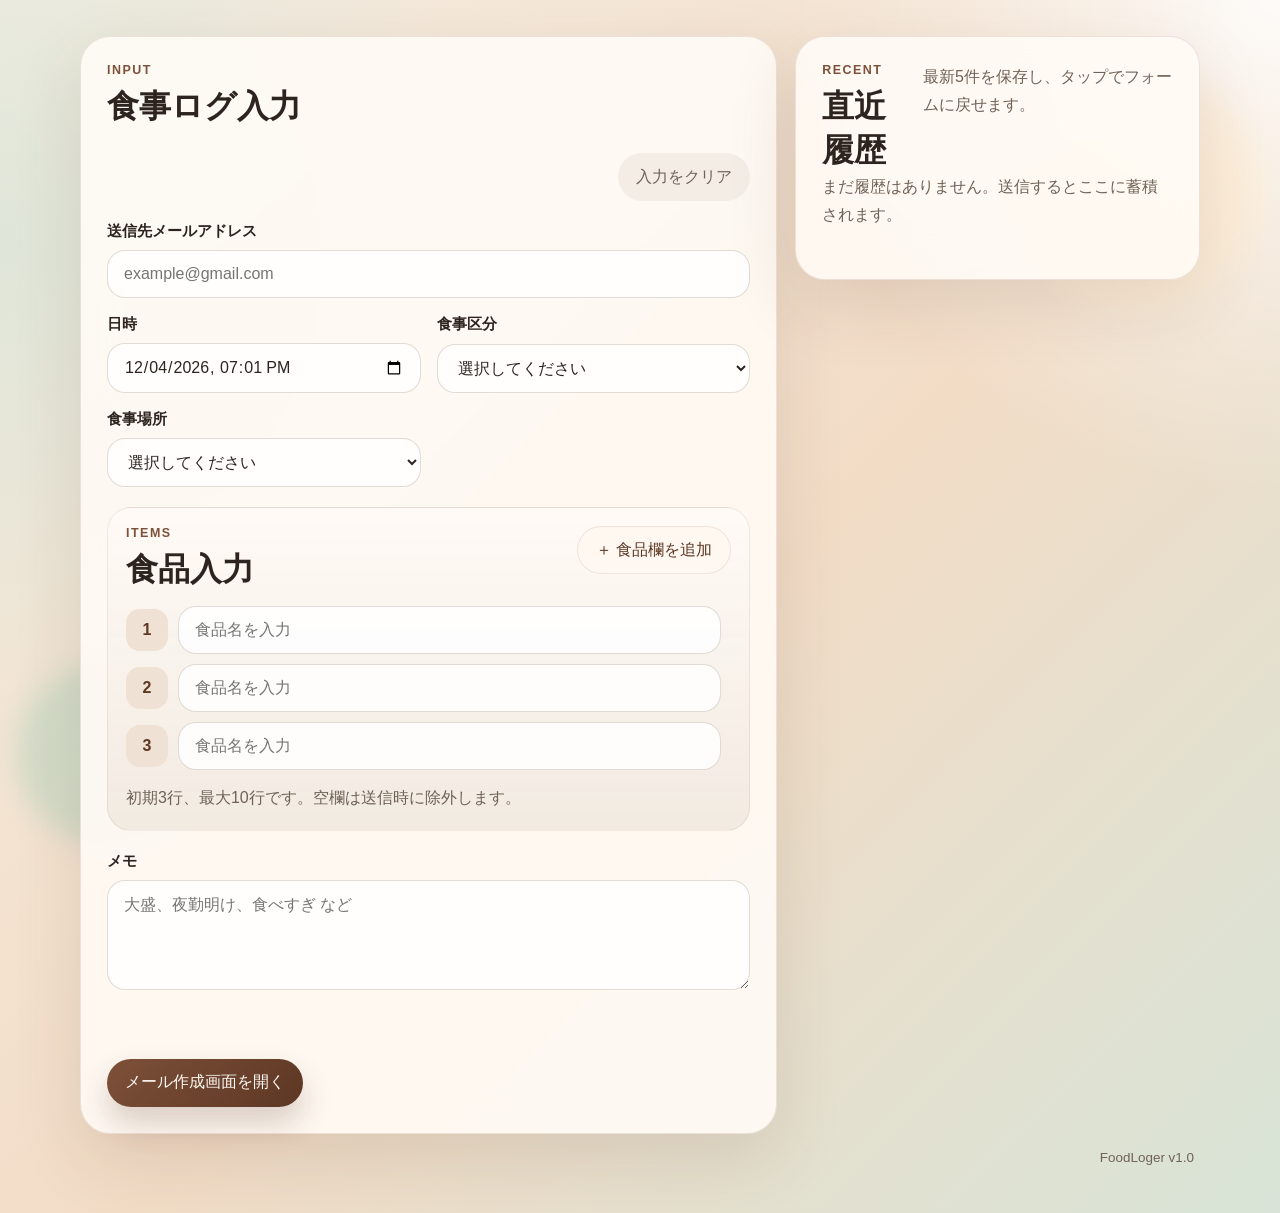
<file: index.html>
<!doctype html>
<html lang="ja">
  <head>
    <meta charset="utf-8" />
    <meta name="viewport" content="width=device-width, initial-scale=1" />
    <meta name="theme-color" content="#7d5039" />
    <meta name="apple-mobile-web-app-capable" content="yes" />
    <meta name="apple-mobile-web-app-status-bar-style" content="default" />

    <title>FoodLoger</title>
    <meta
      name="description"
      content="FoodLoger は、食事内容をすばやく記録し、メール作成画面から Gmail へ送るための PWA です。"
    />

    <link rel="manifest" href="./manifest.webmanifest" />
    <link rel="icon" type="image/png" sizes="192x192" href="./icons/icon-192.png" />
    <link rel="apple-touch-icon" href="./icons/apple-touch-icon.png" />
    <link rel="stylesheet" href="./styles.css" />
  </head>
  <body>
    <main class="app-shell">
      <div class="content-grid">
        <section class="card form-panel" aria-labelledby="form-title">
          <div class="section-head">
            <div>
              <p class="section-kicker">Input</p>
              <h2 id="form-title">食事ログ入力</h2>
            </div>
          </div>

          <form id="meal-form">
            <div class="form-utility-actions">
              <button id="clear-button" class="ghost" type="button">入力をクリア</button>
            </div>

            <div class="field-grid">
              <label class="field field-wide">
                <span class="field-label">送信先メールアドレス</span>
                <input
                  id="recipient-email"
                  name="recipientEmail"
                  type="email"
                  inputmode="email"
                  autocomplete="email"
                  placeholder="example@gmail.com"
                  required
                />
              </label>

              <label class="field">
                <span class="field-label">日時</span>
                <input id="datetime" name="datetime" type="datetime-local" required />
              </label>

              <label class="field">
                <span class="field-label">食事区分</span>
                <select id="meal-type" name="mealType" required>
                  <option value="">選択してください</option>
                  <option value="朝食">朝食</option>
                  <option value="昼食">昼食</option>
                  <option value="夕食">夕食</option>
                  <option value="夜食">夜食</option>
                  <option value="間食/飲み物">間食/飲み物</option>
                </select>
              </label>

              <label class="field">
                <span class="field-label">食事場所</span>
                <select id="place-type" name="placeType" required>
                  <option value="">選択してください</option>
                  <option value="自炊">自炊</option>
                  <option value="外食">外食</option>
                  <option value="スーパー/コンビニ">スーパー/コンビニ</option>
                  <option value="テイクアウト">テイクアウト</option>
                  <option value="その他">その他</option>
                </select>
              </label>
            </div>

            <section class="items-panel" aria-labelledby="items-title">
              <div class="items-head">
                <div>
                  <p class="section-kicker">Items</p>
                  <h3 id="items-title">食品入力</h3>
                </div>
                <button id="add-item-button" class="tertiary" type="button">＋ 食品欄を追加</button>
              </div>
              <div id="items-container" class="items-list"></div>
              <p class="field-hint">初期3行、最大10行です。空欄は送信時に除外します。</p>
            </section>

            <label class="field field-wide">
              <span class="field-label">メモ</span>
              <textarea
                id="memo"
                name="memo"
                rows="4"
                placeholder="大盛、夜勤明け、食べすぎ など"
              ></textarea>
            </label>

            <p id="form-message" class="form-message" aria-live="polite"></p>

            <div class="form-actions">
              <button class="primary" type="submit">メール作成画面を開く</button>
            </div>
          </form>
        </section>

        <aside class="card recent-panel" aria-labelledby="recent-title">
          <div class="section-head">
            <div>
              <p class="section-kicker">Recent</p>
              <h2 id="recent-title">直近履歴</h2>
            </div>
            <p class="section-note">最新5件を保存し、タップでフォームに戻せます。</p>
          </div>

          <p id="recent-empty" class="empty-state">まだ履歴はありません。送信するとここに蓄積されます。</p>
          <ul id="recent-list" class="recent-list" aria-live="polite"></ul>
        </aside>
      </div>

      <footer class="app-footer" aria-label="バージョン情報">
        <p>FoodLoger v1.0</p>
      </footer>
    </main>

    <script type="module" src="./app.js"></script>
  </body>
</html>
</file>
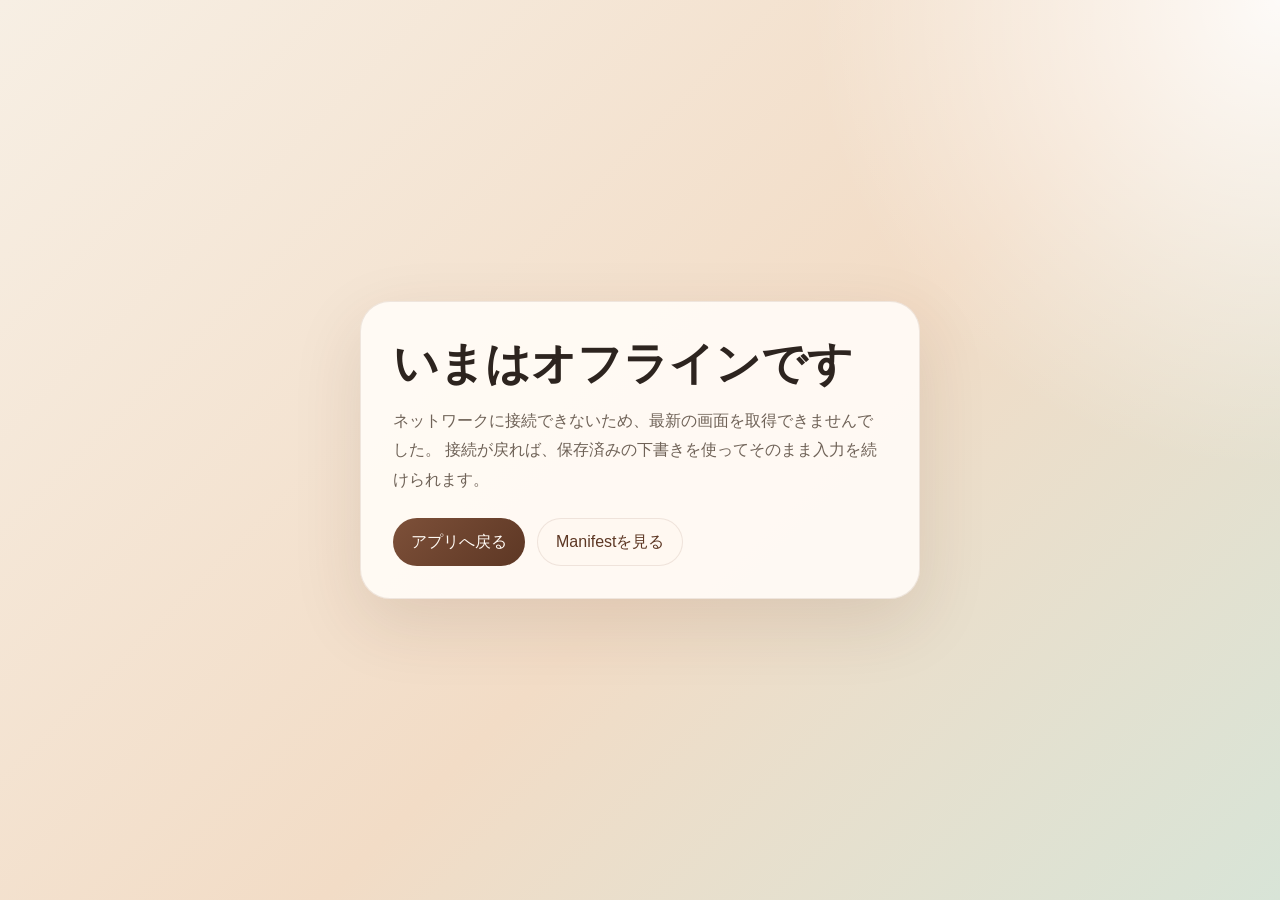
<file: offline.html>
<!doctype html>
<html lang="ja">
  <head>
    <meta charset="utf-8" />
    <meta name="viewport" content="width=device-width, initial-scale=1" />
    <meta name="theme-color" content="#7d5039" />
    <title>オフラインです | FoodLoger</title>
    <style>
      :root {
        color-scheme: light;
        font-family: "Hiragino Sans", "Yu Gothic", "Meiryo", sans-serif;
        color: #2d241f;
        background:
          radial-gradient(circle at top right, rgba(255, 255, 255, 0.88), transparent 30%),
          linear-gradient(135deg, #f7efe4, #f2dcc6 56%, #d8e4d7);
      }

      * {
        box-sizing: border-box;
      }

      body {
        margin: 0;
        min-height: 100vh;
        display: grid;
        place-items: center;
        padding: 20px;
      }

      main {
        width: min(560px, 100%);
        padding: 32px;
        border-radius: 30px;
        background: rgba(255, 251, 246, 0.94);
        border: 1px solid rgba(125, 80, 57, 0.12);
        box-shadow: 0 24px 70px rgba(72, 42, 26, 0.12);
      }

      h1 {
        margin: 0 0 12px;
        font-family: "Hiragino Mincho ProN", "Yu Mincho", serif;
        font-size: clamp(1.9rem, 5vw, 2.8rem);
      }

      p {
        margin: 0;
        line-height: 1.85;
        color: #6f6257;
      }

      .actions {
        display: flex;
        gap: 12px;
        margin-top: 24px;
        flex-wrap: wrap;
      }

      a {
        display: inline-flex;
        align-items: center;
        justify-content: center;
        min-height: 48px;
        padding: 0 18px;
        border-radius: 999px;
        text-decoration: none;
      }

      .primary {
        color: #fffaf4;
        background: linear-gradient(135deg, #7d5039, #5d3724);
      }

      .secondary {
        color: #5d3724;
        background: rgba(255, 248, 241, 0.92);
        border: 1px solid rgba(125, 80, 57, 0.12);
      }
    </style>
  </head>
  <body>
    <main>
      <h1>いまはオフラインです</h1>
      <p>
        ネットワークに接続できないため、最新の画面を取得できませんでした。
        接続が戻れば、保存済みの下書きを使ってそのまま入力を続けられます。
      </p>
      <div class="actions">
        <a class="primary" href="./index.html">アプリへ戻る</a>
        <a class="secondary" href="./manifest.webmanifest">Manifestを見る</a>
      </div>
    </main>
  </body>
</html>
</file>
<file: styles.css>
:root {
  --bg: #f7efe4;
  --bg-secondary: #d8e4d7;
  --paper: rgba(255, 251, 246, 0.9);
  --paper-strong: rgba(255, 252, 248, 0.98);
  --ink: #2d241f;
  --muted: #6f6257;
  --line: rgba(125, 80, 57, 0.14);
  --accent: #7d5039;
  --accent-strong: #5d3724;
  --accent-soft: #efe1d3;
  --success: #2f6b58;
  --shadow: 0 24px 70px rgba(72, 42, 26, 0.12);
  --font-body: "Hiragino Sans", "Yu Gothic", "Meiryo", sans-serif;
  --font-display: "Hiragino Mincho ProN", "Yu Mincho", serif;
}

* {
  box-sizing: border-box;
}

html {
  color-scheme: light;
}

body {
  margin: 0;
  min-height: 100vh;
  color: var(--ink);
  font-family: var(--font-body);
  background:
    radial-gradient(circle at top right, rgba(255, 255, 255, 0.88), transparent 28%),
    radial-gradient(circle at left 20%, rgba(216, 228, 215, 0.78), transparent 32%),
    linear-gradient(135deg, var(--bg), #f2dcc6 54%, var(--bg-secondary));
}

body::before,
body::after {
  content: "";
  position: fixed;
  inset: auto;
  pointer-events: none;
  border-radius: 999px;
  filter: blur(14px);
  opacity: 0.75;
}

body::before {
  top: 72px;
  right: 20px;
  width: 240px;
  height: 240px;
  background: rgba(255, 238, 212, 0.8);
}

body::after {
  bottom: 56px;
  left: 16px;
  width: 180px;
  height: 180px;
  background: rgba(185, 213, 191, 0.75);
}

button,
input,
select,
textarea {
  font: inherit;
}

button {
  cursor: pointer;
}

input,
select,
textarea {
  width: 100%;
  border: 1px solid rgba(93, 55, 36, 0.18);
  border-radius: 18px;
  padding: 14px 16px;
  color: var(--ink);
  background: rgba(255, 255, 255, 0.86);
  transition: border-color 160ms ease, box-shadow 160ms ease, background-color 160ms ease;
}

input:focus,
select:focus,
textarea:focus {
  outline: none;
  border-color: rgba(125, 80, 57, 0.56);
  box-shadow: 0 0 0 4px rgba(125, 80, 57, 0.12);
  background: #fffdfa;
}

textarea {
  resize: vertical;
  min-height: 110px;
}

.app-shell {
  position: relative;
  z-index: 1;
  width: min(1120px, calc(100% - 28px));
  margin: 0 auto;
  padding: 18px 0 48px;
}

.card {
  border: 1px solid var(--line);
  border-radius: 30px;
  background: var(--paper);
  box-shadow: var(--shadow);
  backdrop-filter: blur(18px);
}

.section-kicker {
  margin: 0;
  color: var(--accent);
  font-size: 0.78rem;
  font-weight: 700;
  letter-spacing: 0.12em;
  text-transform: uppercase;
}

.hero h1,
.section-head h2,
.items-head h3 {
  margin: 0;
  font-family: var(--font-display);
}

.section-note,
.field-hint,
.empty-state {
  margin: 0;
  line-height: 1.75;
  color: var(--muted);
}

.content-grid {
  display: grid;
  grid-template-columns: minmax(0, 1.55fr) minmax(300px, 0.9fr);
  gap: 18px;
  margin-top: 18px;
  align-items: start;
}

.app-footer {
  margin-top: 16px;
  padding: 0 6px;
}

.app-footer p {
  margin: 0;
  text-align: right;
  font-size: 0.84rem;
  color: var(--muted);
}

.form-panel,
.recent-panel {
  padding: 26px;
}

.section-head,
.items-head {
  display: flex;
  align-items: start;
  justify-content: space-between;
  gap: 12px;
}

.section-head h2,
.items-head h3 {
  margin-top: 8px;
  font-size: clamp(1.45rem, 3vw, 2rem);
}

#meal-form {
  display: grid;
  gap: 20px;
  margin-top: 24px;
}

.form-utility-actions {
  display: flex;
  justify-content: flex-end;
}

.field-grid {
  display: grid;
  grid-template-columns: repeat(2, minmax(0, 1fr));
  gap: 16px;
}

.field {
  display: grid;
  gap: 8px;
  min-width: 0;
}

.field-wide {
  grid-column: 1 / -1;
}

.field-label {
  font-size: 0.95rem;
  font-weight: 700;
}

.field > input,
.field > select,
.field > textarea {
  min-width: 0;
  max-width: 100%;
}

input[type="datetime-local"] {
  min-width: 0;
  max-width: 100%;
}

.items-panel {
  display: grid;
  gap: 14px;
  padding: 18px;
  border-radius: 24px;
  background: linear-gradient(180deg, rgba(255, 250, 245, 0.96), rgba(240, 232, 223, 0.88));
  border: 1px solid rgba(125, 80, 57, 0.1);
}

.items-list {
  display: grid;
  gap: 10px;
}

.item-row {
  display: grid;
  grid-template-columns: auto minmax(0, 1fr) auto;
  gap: 10px;
  align-items: center;
}

.item-index {
  display: inline-flex;
  align-items: center;
  justify-content: center;
  width: 42px;
  height: 42px;
  border-radius: 14px;
  background: var(--accent-soft);
  color: var(--accent-strong);
  font-weight: 700;
}

.item-remove {
  border: 0;
  border-radius: 14px;
  min-height: 42px;
  padding: 0 14px;
  background: rgba(111, 98, 87, 0.09);
  color: var(--muted);
}

.primary,
.secondary,
.ghost,
.tertiary,
.recent-button {
  border: 0;
  border-radius: 999px;
  min-height: 48px;
  padding: 0 18px;
  transition: transform 160ms ease, box-shadow 160ms ease, background-color 160ms ease;
}

.primary:hover,
.secondary:hover,
.ghost:hover,
.tertiary:hover,
.recent-button:hover {
  transform: translateY(-1px);
}

.primary {
  color: #fffaf4;
  background: linear-gradient(135deg, var(--accent), var(--accent-strong));
  box-shadow: 0 16px 30px rgba(93, 55, 36, 0.22);
}

.secondary,
.tertiary {
  color: var(--accent-strong);
  background: rgba(255, 248, 241, 0.9);
  border: 1px solid rgba(125, 80, 57, 0.12);
}

.ghost {
  color: var(--muted);
  background: rgba(111, 98, 87, 0.08);
}

.form-message {
  min-height: 1.8em;
  margin: 0;
  line-height: 1.7;
  color: var(--muted);
}

.form-message.is-success {
  color: var(--success);
}

.form-message.is-error {
  color: #8f3f2a;
}

.form-actions {
  display: flex;
  flex-wrap: wrap;
  gap: 12px;
}

.recent-list {
  display: grid;
  gap: 12px;
  list-style: none;
  padding: 0;
  margin: 24px 0 0;
}

.recent-item {
  display: grid;
}

.recent-button {
  display: grid;
  gap: 10px;
  padding: 18px;
  min-height: auto;
  text-align: left;
  background: var(--paper-strong);
  border-radius: 22px;
  border: 1px solid rgba(125, 80, 57, 0.1);
}

.recent-head {
  display: flex;
  align-items: start;
  justify-content: space-between;
  gap: 12px;
}

.recent-title {
  margin: 0;
  font-weight: 700;
}

.recent-meta,
.recent-items,
.recent-memo {
  margin: 0;
  line-height: 1.7;
  color: var(--muted);
}

.recent-chip-row {
  display: flex;
  flex-wrap: wrap;
  gap: 8px;
}

.recent-chip {
  padding: 6px 10px;
  border-radius: 999px;
  background: rgba(125, 80, 57, 0.08);
  color: var(--accent-strong);
  font-size: 0.84rem;
}

@media (max-width: 900px) {
  .content-grid {
    grid-template-columns: 1fr;
  }
}

@media (max-width: 680px) {
  .app-shell {
    width: min(100% - 18px, 1120px);
    padding-top: 12px;
  }

  .form-panel,
  .recent-panel {
    padding: 20px;
  }

  .field-grid {
    grid-template-columns: 1fr;
  }

  .section-head,
  .items-head,
  .item-row,
  .recent-head {
    grid-template-columns: 1fr;
  }

  .section-head,
  .items-head,
  .recent-head {
    display: grid;
  }

  .item-row {
    display: grid;
    grid-template-columns: 1fr;
  }

  .item-index {
    width: fit-content;
    min-width: 42px;
  }

  .form-actions > * {
    width: 100%;
  }

  .form-utility-actions > * {
    width: 100%;
  }
}
</file>
